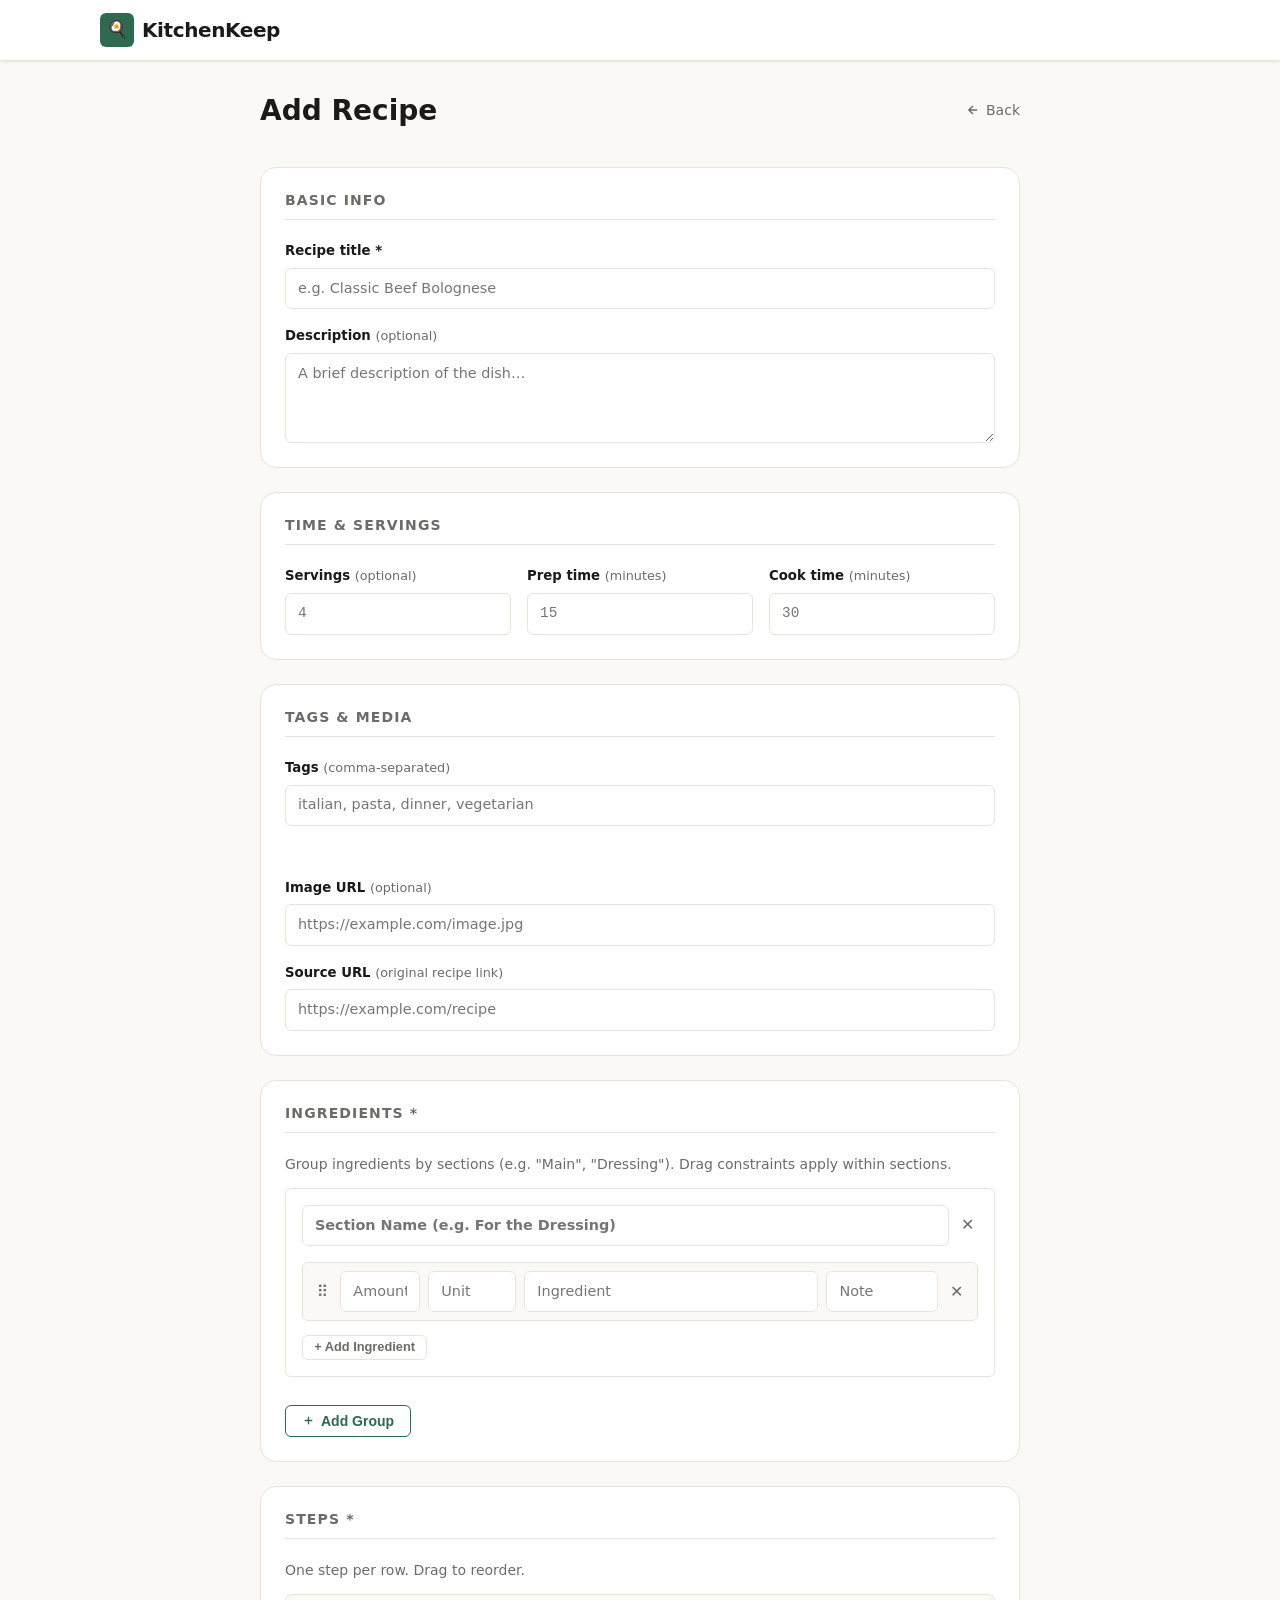
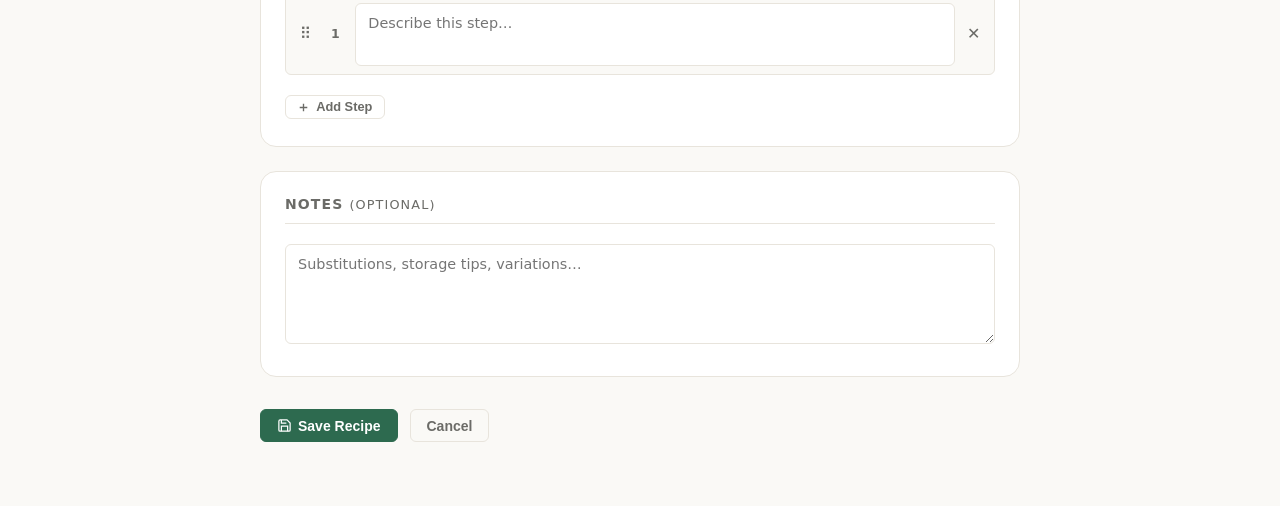
<file: app/static/edit.html>
<!DOCTYPE html>
<html lang="en">
<head>
  <meta charset="UTF-8" />
  <meta name="viewport" content="width=device-width, initial-scale=1.0" />
  <title>Add Recipe — KitchenKeep</title>
  <meta name="description" content="Add or edit a recipe in your collection." />
  <link rel="stylesheet" href="style.css?v=2" />
</head>
<body data-page="edit">

  <!-- ---- Site Header ---- -->
  <header class="site-header">
    <div class="container site-header__inner">
      <a href="index.html" class="site-header__logo" aria-label="KitchenKeep home">
        <span class="logo-icon" aria-hidden="true">🍳</span>
        KitchenKeep
      </a>
    </div>
  </header>

  <main>
    <div class="container">
      <div class="page-form">

        <!-- Form header -->
        <div class="form-header">
          <h1 id="form-title">Add Recipe</h1>
          <a href="index.html" class="back-link" style="margin:0;">
            <svg width="14" height="14" viewBox="0 0 24 24" fill="none" stroke="currentColor" stroke-width="2.5" aria-hidden="true"><path d="M19 12H5M12 5l-7 7 7 7"/></svg>
            Back
          </a>
        </div>

        <!-- Form-level error -->
        <div id="form-error" class="inline-error" role="alert"></div>

        <!-- ---- Basic Info ---- -->
        <section class="form-section" aria-labelledby="section-basic">
          <h2 id="section-basic">Basic Info</h2>
          <div class="form-grid">
            <div class="form-group col-full">
              <label for="f-title">Recipe title <span aria-hidden="true">*</span></label>
              <input id="f-title" type="text" placeholder="e.g. Classic Beef Bolognese" required
                     autocomplete="off" />
              <span id="title-error" class="field-error" role="alert">Title is required.</span>
            </div>
            <div class="form-group col-full">
              <label for="f-desc">
                Description <span class="label-optional">(optional)</span>
              </label>
              <textarea id="f-desc" placeholder="A brief description of the dish…"></textarea>
            </div>
          </div>
        </section>

        <!-- ---- Time & Servings ---- -->
        <section class="form-section" aria-labelledby="section-timing">
          <h2 id="section-timing">Time &amp; Servings</h2>
          <div class="form-grid">
            <div class="form-group">
              <label for="f-servings">
                Servings <span class="label-optional">(optional)</span>
              </label>
              <input id="f-servings" type="number" min="1" placeholder="4" />
            </div>
            <div class="form-group">
              <label for="f-prep">
                Prep time <span class="label-optional">(minutes)</span>
              </label>
              <input id="f-prep" type="number" min="0" placeholder="15" />
            </div>
            <div class="form-group">
              <label for="f-cook">
                Cook time <span class="label-optional">(minutes)</span>
              </label>
              <input id="f-cook" type="number" min="0" placeholder="30" />
            </div>
          </div>
        </section>

        <!-- ---- Tags & Media ---- -->
        <section class="form-section" aria-labelledby="section-tags">
          <h2 id="section-tags">Tags &amp; Media</h2>
          <div class="form-grid">
            <div class="form-group col-full">
              <label for="f-tags">
                Tags <span class="label-optional">(comma-separated)</span>
              </label>
              <input id="f-tags" type="text"
                     placeholder="italian, pasta, dinner, vegetarian" autocomplete="off" />
              <div id="f-tags-preview" class="tag-pills-preview" aria-label="Tag preview"></div>
            </div>
            <div class="form-group col-full">
              <label for="f-image-url">
                Image URL <span class="label-optional">(optional)</span>
              </label>
              <input id="f-image-url" type="url" placeholder="https://example.com/image.jpg" />
            </div>
            <div class="form-group col-full">
              <label for="f-source-url">
                Source URL <span class="label-optional">(original recipe link)</span>
              </label>
              <input id="f-source-url" type="url" placeholder="https://example.com/recipe" />
            </div>
          </div>
        </section>

        <!-- ---- Ingredients ---- -->
        <section class="form-section" aria-labelledby="section-ingredients">
          <h2 id="section-ingredients">Ingredients <span aria-hidden="true">*</span></h2>
          <p class="text-sm text-muted" style="margin-bottom:.75rem;">
            Group ingredients by sections (e.g. "Main", "Dressing"). Drag constraints apply within sections.
          </p>
          <div id="sections-container" aria-label="Ingredient sections"></div>
          <span id="ing-error" class="field-error" role="alert">Add at least one section with one ingredient.</span>
          <button id="add-section-btn" type="button" class="btn btn-outline" style="margin-top:.5rem;">
            <svg width="13" height="13" viewBox="0 0 24 24" fill="none" stroke="currentColor" stroke-width="2.5" aria-hidden="true"><path d="M12 5v14M5 12h14"/></svg>
            Add Group
          </button>
        </section>

        <!-- ---- Steps ---- -->
        <section class="form-section" aria-labelledby="section-steps">
          <h2 id="section-steps">Steps <span aria-hidden="true">*</span></h2>
          <p class="text-sm text-muted" style="margin-bottom:.75rem;">
            One step per row. Drag to reorder.
          </p>
          <div id="steps-list" class="dynamic-list" aria-label="Step rows"></div>
          <span id="steps-error" class="field-error" role="alert">Add at least one step.</span>
          <button id="add-step-btn" type="button" class="btn btn-ghost btn-sm" style="margin-top:.5rem;">
            <svg width="13" height="13" viewBox="0 0 24 24" fill="none" stroke="currentColor" stroke-width="2.5" aria-hidden="true"><path d="M12 5v14M5 12h14"/></svg>
            Add Step
          </button>
        </section>

        <!-- ---- Notes ---- -->
        <section class="form-section" aria-labelledby="section-notes">
          <h2 id="section-notes">Notes <span class="label-optional">(optional)</span></h2>
          <textarea id="f-notes" style="min-height:100px;"
                    placeholder="Substitutions, storage tips, variations…"></textarea>
        </section>

        <!-- ---- Form Actions ---- -->
        <div class="form-actions">
          <button id="save-btn" class="btn btn-primary">
            <svg width="15" height="15" viewBox="0 0 24 24" fill="none" stroke="currentColor" stroke-width="2" aria-hidden="true"><path d="M19 21H5a2 2 0 01-2-2V5a2 2 0 012-2h11l5 5v11a2 2 0 01-2 2z"/><polyline points="17 21 17 13 7 13 7 21"/><polyline points="7 3 7 8 15 8"/></svg>
            Save Recipe
          </button>
          <button id="cancel-btn" type="button" class="btn btn-ghost">Cancel</button>
        </div>

      </div><!-- /page-form -->
    </div>
  </main>

  <div id="toast-container" aria-live="polite"></div>

  <script src="app.js?v=2"></script>
</body>
</html>
</file>
<file: app/static/style.css>
/* ============================================================
   KitchenKeep — Global Stylesheet
   Design: clean editorial, warm off-white, muted forest green accent
   ============================================================ */

/* ---- Custom Properties / Design Tokens ---- */
:root {
  --bg:             #faf9f6;
  --surface:        #ffffff;
  --border:         #e8e4dc;
  --text:           #1a1a18;
  --text-muted:     #6b6b67;
  --accent:         #2d6a4f;
  --accent-hover:   #235840;
  --accent-light:   #d8eee3;
  --accent-light2:  #eef7f2;
  --danger:         #c0392b;
  --danger-light:   #fdecea;
  --warning-bg:     #fef9ec;
  --warning-border: #f0c040;
  --shadow-sm:      0 1px 3px rgba(0,0,0,.06), 0 1px 2px rgba(0,0,0,.04);
  --shadow-md:      0 4px 12px rgba(0,0,0,.08), 0 2px 4px rgba(0,0,0,.04);
  --shadow-lg:      0 12px 32px rgba(0,0,0,.12), 0 4px 8px rgba(0,0,0,.06);
  --radius-sm:      6px;
  --radius-md:      10px;
  --radius-lg:      16px;
  --transition:     0.18s ease;
}

/* ---- Reset ---- */
*, *::before, *::after { box-sizing: border-box; margin: 0; padding: 0; }
html { scroll-behavior: smooth; }

body {
  background: var(--bg);
  color: var(--text);
  font-family: system-ui, -apple-system, "Segoe UI", Helvetica, Arial, sans-serif;
  font-size: 16px;
  line-height: 1.65;
  min-height: 100vh;
}

img { max-width: 100%; display: block; }
a { color: var(--accent); text-decoration: none; }
a:hover { text-decoration: underline; }
h1, h2, h3, h4 { line-height: 1.25; font-weight: 700; }

/* ---- Layout ---- */
.container {
  width: 100%;
  max-width: 1120px;
  margin: 0 auto;
  padding: 0 1.25rem;
}

/* ---- Site Header ---- */
.site-header {
  background: var(--surface);
  border-bottom: 1px solid var(--border);
  position: sticky;
  top: 0;
  z-index: 100;
  box-shadow: var(--shadow-sm);
}
.site-header__inner {
  display: flex;
  align-items: center;
  justify-content: space-between;
  height: 60px;
  gap: 1rem;
}
.site-header__logo {
  font-size: 1.25rem;
  font-weight: 800;
  color: var(--text);
  letter-spacing: -0.02em;
  display: flex;
  align-items: center;
  gap: 0.5rem;
  text-decoration: none;
}
.site-header__logo span.logo-icon {
  display: inline-flex;
  align-items: center;
  justify-content: center;
  width: 34px;
  height: 34px;
  background: var(--accent);
  border-radius: var(--radius-sm);
  color: #fff;
  font-size: 1.1rem;
}
.site-header__actions {
  display: flex;
  align-items: center;
  gap: 0.5rem;
  flex-shrink: 0;
}

/* ---- Buttons ---- */
.btn {
  display: inline-flex;
  align-items: center;
  gap: 0.375rem;
  padding: 0.5rem 1rem;
  font-size: 0.875rem;
  font-weight: 600;
  border-radius: var(--radius-sm);
  border: 1px solid transparent;
  cursor: pointer;
  transition: background var(--transition), color var(--transition),
              border-color var(--transition), box-shadow var(--transition),
              transform var(--transition);
  text-decoration: none;
  white-space: nowrap;
  line-height: 1;
}
.btn:active { transform: translateY(1px); }

.btn-primary {
  background: var(--accent);
  color: #fff;
  border-color: var(--accent);
}
.btn-primary:hover {
  background: var(--accent-hover);
  border-color: var(--accent-hover);
  box-shadow: 0 2px 8px rgba(45,106,79,.3);
  text-decoration: none;
  color: #fff;
}

.btn-outline {
  background: transparent;
  color: var(--accent);
  border-color: var(--accent);
}
.btn-outline:hover {
  background: var(--accent-light2);
  text-decoration: none;
}

.btn-ghost {
  background: transparent;
  color: var(--text-muted);
  border-color: var(--border);
}
.btn-ghost:hover {
  background: var(--bg);
  color: var(--text);
  text-decoration: none;
}

.btn-danger {
  background: transparent;
  color: var(--danger);
  border-color: var(--danger);
}
.btn-danger:hover {
  background: var(--danger-light);
  text-decoration: none;
}

.btn-sm {
  padding: 0.3rem 0.7rem;
  font-size: 0.8rem;
}

.btn-icon {
  padding: 0.45rem;
  border-radius: var(--radius-sm);
  line-height: 1;
}

/* ---- Search + Filter Bar ---- */
.toolbar {
  display: flex;
  align-items: center;
  gap: 0.75rem;
  flex-wrap: wrap;
  padding: 1.25rem 0;
}
.search-wrap {
  position: relative;
  flex: 1 1 260px;
}
.search-wrap svg {
  position: absolute;
  left: 0.75rem;
  top: 50%;
  transform: translateY(-50%);
  color: var(--text-muted);
  pointer-events: none;
  width: 16px;
  height: 16px;
}
.search-input {
  width: 100%;
  padding: 0.55rem 0.75rem 0.55rem 2.25rem;
  font-size: 0.9rem;
  border: 1px solid var(--border);
  border-radius: var(--radius-sm);
  background: var(--surface);
  color: var(--text);
  transition: border-color var(--transition), box-shadow var(--transition);
}
.search-input:focus {
  outline: none;
  border-color: var(--accent);
  box-shadow: 0 0 0 3px rgba(45,106,79,.12);
}

.select-filter {
  padding: 0.55rem 2.25rem 0.55rem 0.75rem;
  font-size: 0.875rem;
  border: 1px solid var(--border);
  border-radius: var(--radius-sm);
  background: var(--surface);
  color: var(--text);
  cursor: pointer;
  appearance: none;
  background-image: url("data:image/svg+xml,%3Csvg xmlns='http://www.w3.org/2000/svg' width='12' height='12' viewBox='0 0 12 12'%3E%3Cpath fill='%236b6b67' d='M6 8L1 3h10z'/%3E%3C/svg%3E");
  background-repeat: no-repeat;
  background-position: right 0.75rem center;
  transition: border-color var(--transition), box-shadow var(--transition);
}
.select-filter:focus {
  outline: none;
  border-color: var(--accent);
  box-shadow: 0 0 0 3px rgba(45,106,79,.12);
}

/* ---- Recipe Card Grid ---- */
.recipe-grid {
  display: grid;
  grid-template-columns: repeat(auto-fill, minmax(260px, 1fr));
  gap: 1.5rem;
  padding-bottom: 3rem;
}

.recipe-card {
  background: var(--surface);
  border: 1px solid var(--border);
  border-radius: var(--radius-lg);
  overflow: hidden;
  display: flex;
  flex-direction: column;
  cursor: pointer;
  transition: transform var(--transition), box-shadow var(--transition);
  text-decoration: none;
  color: inherit;
}
.recipe-card:hover {
  transform: translateY(-3px);
  box-shadow: var(--shadow-md);
  text-decoration: none;
}

.recipe-card__image {
  width: 100%;
  aspect-ratio: 4/3;
  object-fit: cover;
  background: var(--accent-light);
}
.recipe-card__image-placeholder {
  width: 100%;
  aspect-ratio: 4/3;
  background: linear-gradient(135deg, var(--accent-light) 0%, var(--accent-light2) 100%);
  display: flex;
  align-items: center;
  justify-content: center;
  font-size: 3rem;
  color: var(--accent);
}

.recipe-card__body {
  padding: 1rem 1.125rem 1.125rem;
  flex: 1;
  display: flex;
  flex-direction: column;
  gap: 0.5rem;
}
.recipe-card__title {
  font-size: 1rem;
  font-weight: 700;
  color: var(--text);
  line-height: 1.3;
}
.recipe-card__desc {
  font-size: 0.85rem;
  color: var(--text-muted);
  line-height: 1.5;
  flex: 1;
}
.recipe-card__meta {
  display: flex;
  align-items: center;
  gap: 0.75rem;
  font-size: 0.78rem;
  color: var(--text-muted);
  font-family: ui-monospace, "Cascadia Code", monospace;
  margin-top: 0.25rem;
}
.recipe-card__meta svg {
  width: 13px;
  height: 13px;
}
.recipe-card__meta-item {
  display: flex;
  align-items: center;
  gap: 0.2rem;
}
.recipe-card__tags {
  display: flex;
  flex-wrap: wrap;
  gap: 0.3rem;
}

/* ---- Tag Pills ---- */
.tag-pill {
  display: inline-flex;
  align-items: center;
  padding: 0.18rem 0.55rem;
  background: var(--accent-light);
  color: var(--accent);
  border-radius: 99px;
  font-size: 0.72rem;
  font-weight: 600;
  letter-spacing: 0.01em;
  white-space: nowrap;
}

/* ---- Empty State ---- */
.empty-state {
  display: flex;
  flex-direction: column;
  align-items: center;
  justify-content: center;
  text-align: center;
  padding: 5rem 1rem;
  gap: 1rem;
  color: var(--text-muted);
}
.empty-state__icon {
  font-size: 4rem;
  line-height: 1;
}
.empty-state h2 {
  font-size: 1.35rem;
  color: var(--text);
}
.empty-state p {
  max-width: 36ch;
  font-size: 0.95rem;
}

/* ---- Recipe Detail Page ---- */
.back-link {
  display: inline-flex;
  align-items: center;
  gap: 0.35rem;
  font-size: 0.875rem;
  color: var(--text-muted);
  padding: 0.85rem 0;
  transition: color var(--transition);
}
.back-link:hover { color: var(--accent); text-decoration: none; }

.recipe-hero {
  display: grid;
  grid-template-columns: 1fr;
  gap: 2rem;
  padding: 1.5rem 0 2rem;
}
@media (min-width: 700px) {
  .recipe-hero { grid-template-columns: 1fr 2fr; }
}

.recipe-hero__image {
  border-radius: var(--radius-lg);
  overflow: hidden;
  background: var(--accent-light);
  aspect-ratio: 4/3;
}
.recipe-hero__image img {
  width: 100%;
  height: 100%;
  object-fit: cover;
}
.recipe-hero__image-placeholder {
  width: 100%;
  height: 100%;
  display: flex;
  align-items: center;
  justify-content: center;
  font-size: 5rem;
  color: var(--accent);
}

.recipe-hero__info { display: flex; flex-direction: column; gap: 1rem; }
.recipe-title { font-size: clamp(1.5rem, 4vw, 2.25rem); font-weight: 800; }
.recipe-description { font-size: 1.05rem; color: var(--text-muted); }

.recipe-meta-bar {
  display: flex;
  flex-wrap: wrap;
  gap: 0.75rem 1.5rem;
  align-items: center;
}
.recipe-meta-item {
  display: flex;
  align-items: center;
  gap: 0.35rem;
  font-size: 0.875rem;
  color: var(--text-muted);
}
.recipe-meta-item strong { color: var(--text); font-family: ui-monospace, monospace; }

/* Servings scaler */
.servings-scaler {
  display: inline-flex;
  align-items: center;
  gap: 0.4rem;
  background: var(--accent-light2);
  border: 1px solid var(--accent-light);
  border-radius: var(--radius-sm);
  padding: 0.25rem 0.5rem;
}
.scaler-btn {
  width: 24px;
  height: 24px;
  border-radius: 50%;
  border: none;
  background: var(--accent);
  color: #fff;
  font-size: 1.1rem;
  line-height: 1;
  cursor: pointer;
  display: flex;
  align-items: center;
  justify-content: center;
  transition: background var(--transition);
  padding: 0;
}
.scaler-btn:hover { background: var(--accent-hover); }
#servings-display {
  font-weight: 700;
  font-family: ui-monospace, monospace;
  min-width: 2ch;
  text-align: center;
  font-size: 1rem;
}

/* Recipe body two-column */
.recipe-body {
  display: grid;
  grid-template-columns: 1fr;
  gap: 2rem;
  padding-bottom: 4rem;
}
@media (min-width: 800px) {
  .recipe-body { grid-template-columns: 1fr 2fr; }
}

.recipe-section { display: flex; flex-direction: column; gap: 0.75rem; }
.recipe-section h2 {
  font-size: 1.1rem;
  font-weight: 700;
  text-transform: uppercase;
  letter-spacing: 0.08em;
  color: var(--text-muted);
  border-bottom: 1px solid var(--border);
  padding-bottom: 0.5rem;
}

.ingredient-list { list-style: none; display: flex; flex-direction: column; gap: 0.5rem; }
.ingredient-heading {
  font-weight: 700;
  color: var(--accent);
  padding-top: 1rem;
  padding-bottom: 0.25rem;
  font-size: 0.95rem;
  text-transform: uppercase;
  letter-spacing: 0.05em;
  border-bottom: 1px solid var(--border);
  margin-bottom: 0.25rem;
}
.ingredient-item {
  display: flex;
  align-items: baseline;
  gap: 0.5rem;
  padding: 0.5rem 0;
  border-bottom: 1px solid var(--border);
  font-size: 0.95rem;
}
.ingredient-amount {
  font-family: ui-monospace, monospace;
  font-size: 0.875rem;
  font-weight: 600;
  color: var(--accent);
  min-width: 4.5rem;
  flex-shrink: 0;
}
.ingredient-unit { color: var(--text-muted); font-size: 0.875rem; }
.ingredient-note { color: var(--text-muted); font-size: 0.8rem; font-style: italic; }

.steps-list { list-style: none; display: flex; flex-direction: column; gap: 1.25rem; counter-reset: step-counter; }
.step-item {
  display: grid;
  grid-template-columns: 2rem 1fr;
  gap: 0.75rem;
  align-items: start;
}
.step-number {
  width: 2rem;
  height: 2rem;
  background: var(--accent);
  color: #fff;
  border-radius: 50%;
  display: flex;
  align-items: center;
  justify-content: center;
  font-size: 0.8rem;
  font-weight: 700;
  flex-shrink: 0;
  margin-top: 0.1rem;
}
.step-text { font-size: 0.975rem; line-height: 1.7; }

.recipe-notes {
  background: var(--warning-bg);
  border: 1px solid var(--warning-border);
  border-radius: var(--radius-md);
  padding: 1rem 1.25rem;
  font-size: 0.95rem;
  line-height: 1.65;
}

.recipe-actions {
  display: flex;
  gap: 0.75rem;
  padding: 1.5rem 0;
  flex-wrap: wrap;
}

.source-link {
  display: inline-flex;
  align-items: center;
  gap: 0.35rem;
  font-size: 0.875rem;
  color: var(--text-muted);
}
.source-link:hover { color: var(--accent); }

/* ---- Forms (edit.html) ---- */
.page-form {
  max-width: 760px;
  margin: 0 auto;
  padding: 1.5rem 0 4rem;
}
.form-header {
  display: flex;
  align-items: center;
  justify-content: space-between;
  margin-bottom: 2rem;
  flex-wrap: wrap;
  gap: 0.75rem;
}
.form-header h1 { font-size: 1.75rem; }

.form-section {
  background: var(--surface);
  border: 1px solid var(--border);
  border-radius: var(--radius-lg);
  padding: 1.5rem;
  margin-bottom: 1.5rem;
}
.form-section h2 {
  font-size: 0.875rem;
  font-weight: 700;
  text-transform: uppercase;
  letter-spacing: 0.08em;
  color: var(--text-muted);
  margin-bottom: 1.25rem;
  padding-bottom: 0.6rem;
  border-bottom: 1px solid var(--border);
}

.form-grid {
  display: grid;
  grid-template-columns: repeat(auto-fill, minmax(200px, 1fr));
  gap: 1rem;
}
.form-grid .col-full { grid-column: 1 / -1; }

.form-group {
  display: flex;
  flex-direction: column;
  gap: 0.375rem;
}
label {
  font-size: 0.83rem;
  font-weight: 600;
  color: var(--text);
}
.label-optional {
  font-weight: 400;
  color: var(--text-muted);
  font-size: 0.8rem;
}

input[type="text"],
input[type="url"],
input[type="number"],
textarea,
select {
  width: 100%;
  padding: 0.55rem 0.75rem;
  font-size: 0.9rem;
  border: 1px solid var(--border);
  border-radius: var(--radius-sm);
  background: var(--surface);
  color: var(--text);
  font-family: inherit;
  transition: border-color var(--transition), box-shadow var(--transition);
  line-height: 1.5;
}
input:focus, textarea:focus, select:focus {
  outline: none;
  border-color: var(--accent);
  box-shadow: 0 0 0 3px rgba(45,106,79,.12);
}
textarea { resize: vertical; min-height: 90px; }
input[type="number"] { font-family: ui-monospace, monospace; }
input.is-invalid, textarea.is-invalid {
  border-color: var(--danger);
  box-shadow: 0 0 0 3px rgba(192,57,43,.1);
}
.field-error {
  font-size: 0.78rem;
  color: var(--danger);
  display: none;
}
.field-error.visible { display: block; }

/* Tag pills input preview */
.tag-pills-preview {
  display: flex;
  flex-wrap: wrap;
  gap: 0.35rem;
  min-height: 1.5rem;
  margin-top: 0.3rem;
}

/* Dynamic list rows (ingredients, steps) */
.dynamic-list {
  display: flex;
  flex-direction: column;
  gap: 0.5rem;
  margin-bottom: 0.75rem;
}

.ingredient-section {
  background: var(--surface);
  border: 1px solid var(--border);
  border-radius: var(--radius-sm);
  padding: 1rem;
  margin-bottom: 1.25rem;
  box-shadow: 0 1px 2px rgba(0,0,0,0.02);
}
.ingredient-section-header {
  display: flex;
  align-items: center;
  gap: 0.5rem;
  margin-bottom: 1rem;
}
.section-title {
  flex: 1;
  font-weight: 700;
  font-size: 1rem;
  border: 1px solid transparent;
  padding: 0.35rem 0.5rem;
  border-radius: var(--radius-sm);
  background: transparent;
  transition: all var(--transition);
}
.section-title:focus,
.section-title:hover {
  background: var(--bg);
  border-color: var(--border);
}
.section-remove-btn {
  background: none;
  border: none;
  color: var(--text-muted);
  cursor: pointer;
  padding: 0.25rem;
  font-size: 1rem;
  line-height: 1;
  border-radius: var(--radius-sm);
  transition: all var(--transition);
}
.section-remove-btn:hover {
  color: var(--danger);
  background: var(--danger-light);
}

.ingredient-row,
.step-row {
  display: flex;
  align-items: center;
  gap: 0.5rem;
  background: var(--bg);
  border: 1px solid var(--border);
  border-radius: var(--radius-sm);
  padding: 0.5rem 0.6rem;
  transition: box-shadow var(--transition);
}
.ingredient-row:hover,
.step-row:hover { box-shadow: var(--shadow-sm); }

.drag-handle {
  cursor: grab;
  color: var(--text-muted);
  padding: 0.25rem;
  flex-shrink: 0;
  font-size: 1rem;
  line-height: 1;
  user-select: none;
}
.drag-handle:active { cursor: grabbing; }

.ingredient-row input,
.step-row textarea {
  flex: 1;
  min-width: 0;
}
.ingredient-row .inp-amount { width: 5rem; flex: none; }
.ingredient-row .inp-unit  { width: 5.5rem; flex: none; }
.ingredient-row .inp-note  { width: 7rem; flex: none; color: var(--text-muted); }

.step-row textarea {
  resize: none;
  min-height: 56px;
  overflow: hidden;
}

.remove-btn {
  background: none;
  border: none;
  color: var(--text-muted);
  cursor: pointer;
  padding: 0.25rem;
  font-size: 1rem;
  line-height: 1;
  border-radius: var(--radius-sm);
  flex-shrink: 0;
  transition: color var(--transition), background var(--transition);
}
.remove-btn:hover { color: var(--danger); background: var(--danger-light); }

.step-number-label {
  font-size: 0.78rem;
  font-weight: 700;
  color: var(--text-muted);
  min-width: 1.5rem;
  text-align: center;
  flex-shrink: 0;
}

.dragging {
  opacity: 0.5;
  box-shadow: var(--shadow-md);
}
.drag-over { border-color: var(--accent); background: var(--accent-light2); }

.form-actions {
  display: flex;
  gap: 0.75rem;
  flex-wrap: wrap;
  margin-top: 2rem;
}

/* ---- Modal / Drawer (URL scrape) ---- */
.modal-overlay {
  display: none;
  position: fixed;
  inset: 0;
  z-index: 200;
  background: rgba(26,26,24,.5);
  backdrop-filter: blur(2px);
  align-items: center;
  justify-content: center;
}
.modal-overlay.open { display: flex; }

.modal {
  background: var(--surface);
  border-radius: var(--radius-lg);
  padding: 2rem;
  width: min(520px, calc(100vw - 2rem));
  box-shadow: var(--shadow-lg);
  display: flex;
  flex-direction: column;
  gap: 1.25rem;
  animation: slideUp 0.2s ease;
}
@keyframes slideUp {
  from { transform: translateY(20px); opacity: 0; }
  to   { transform: translateY(0);    opacity: 1; }
}

.modal h2 { font-size: 1.25rem; }
.modal p  { font-size: 0.9rem; color: var(--text-muted); }

.modal-actions { display: flex; gap: 0.75rem; justify-content: flex-end; }
.modal-close {
  position: absolute;
  top: 1rem;
  right: 1rem;
}

/* Scrape status messages */
.scrape-status {
  display: none;
  align-items: center;
  gap: 0.5rem;
  font-size: 0.875rem;
  color: var(--text-muted);
  padding-top: 0.25rem;
}
.scrape-status.visible { display: flex; }
.scrape-error {
  color: var(--danger);
  font-size: 0.875rem;
  display: none;
}
.scrape-error.visible { display: block; }

/* ---- Spinner ---- */
.spinner {
  width: 18px;
  height: 18px;
  border: 2px solid var(--border);
  border-top-color: var(--accent);
  border-radius: 50%;
  animation: spin 0.7s linear infinite;
  flex-shrink: 0;
}
.spinner-lg {
  width: 40px;
  height: 40px;
  border-width: 3px;
}
@keyframes spin { to { transform: rotate(360deg); } }

/* ---- Toast Notifications ---- */
#toast-container {
  position: fixed;
  top: 1.25rem;
  right: 1.25rem;
  z-index: 999;
  display: flex;
  flex-direction: column;
  gap: 0.5rem;
  pointer-events: none;
}
.toast {
  background: var(--text);
  color: var(--surface);
  padding: 0.7rem 1rem;
  border-radius: var(--radius-sm);
  font-size: 0.875rem;
  box-shadow: var(--shadow-md);
  animation: toastIn 0.2s ease;
  pointer-events: auto;
  max-width: 320px;
}
.toast.success { background: var(--accent); }
.toast.error   { background: var(--danger); }
@keyframes toastIn { from { opacity:0; transform: translateX(20px); } to { opacity:1; transform: none; } }

/* ---- Inline error messages ---- */
.inline-error {
  background: var(--danger-light);
  border: 1px solid var(--danger);
  border-radius: var(--radius-sm);
  color: var(--danger);
  padding: 0.75rem 1rem;
  font-size: 0.875rem;
  display: none;
}
.inline-error.visible { display: block; }

/* ---- Utility classes ---- */
.sr-only {
  position: absolute;
  width: 1px;
  height: 1px;
  overflow: hidden;
  clip: rect(0,0,0,0);
  white-space: nowrap;
}
.flex { display: flex; }
.gap-1 { gap: 0.5rem; }
.mt-1 { margin-top: 0.5rem; }
.mt-2 { margin-top: 1rem; }
.text-muted { color: var(--text-muted); }
.text-sm { font-size: 0.875rem; }

/* ---- Loading overlay for page transitions ---- */
.page-loading {
  display: none;
  position: fixed;
  inset: 0;
  background: var(--bg);
  z-index: 500;
  align-items: center;
  justify-content: center;
}
.page-loading.visible { display: flex; }

/* ---- Mobile responsive ---- */
@media (max-width: 640px) {
  .site-header__actions .btn-outline { display: none; }
  .recipe-meta-bar { gap: 0.5rem 1rem; }
  .form-grid { grid-template-columns: 1fr; }
  .ingredient-row .inp-note { display: none; }
  .modal { padding: 1.5rem; }
}
</file>
